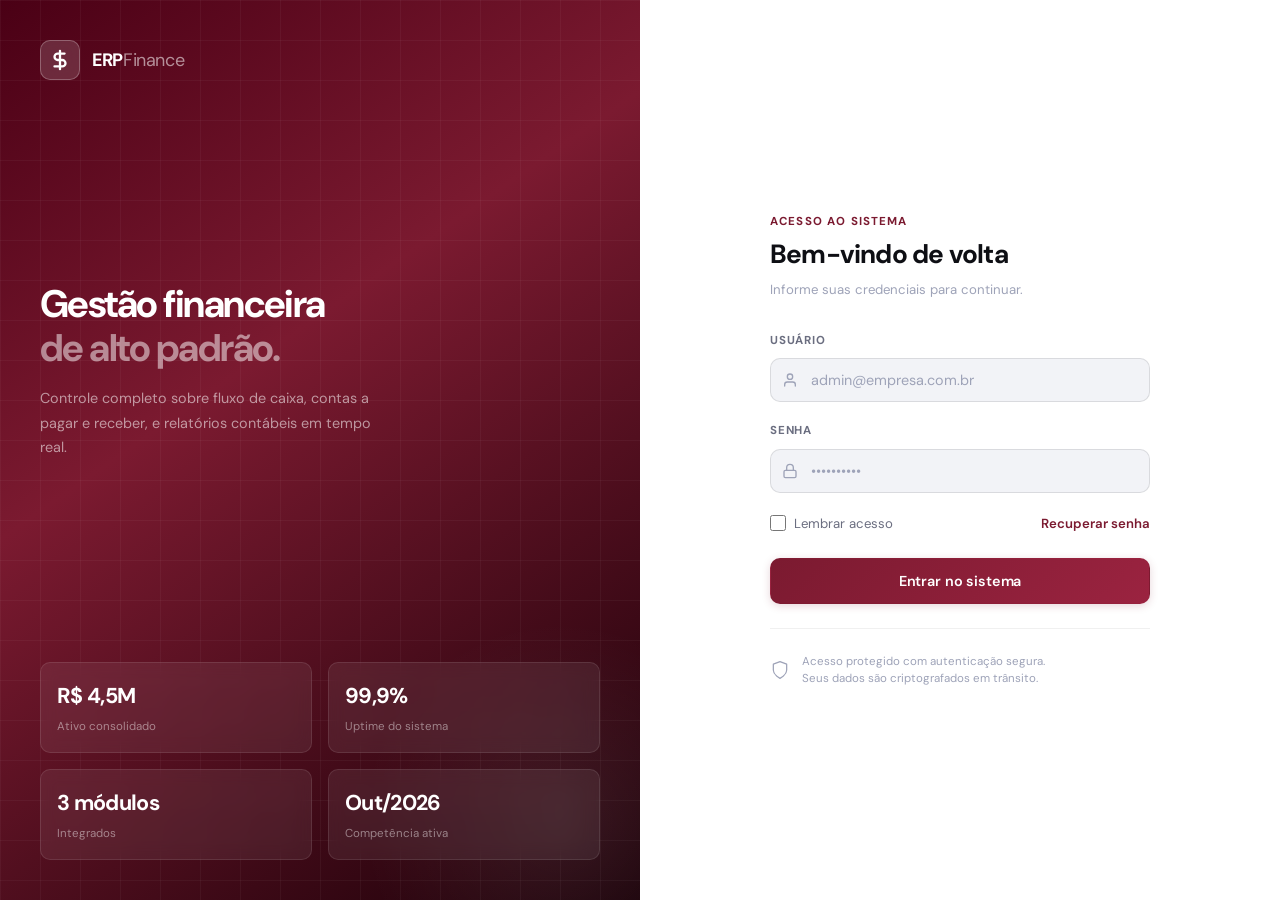
<file: index.html>
<!DOCTYPE html>
<html lang="pt-BR">
<head>
    <meta charset="UTF-8">
    <meta name="viewport" content="width=device-width, initial-scale=1.0">
    <title>Glef - Finance</title>
    <meta http-equiv="refresh" content="0; url=pages/login.html">
    <style>
        body {
            margin: 0;
            background: #0E0F14;
            display: flex;
            justify-content: center;
            align-items: center;
            height: 100vh;
            font-family: 'DM Sans', system-ui, sans-serif;
        }
        .loader {
            width: 36px; height: 36px;
            border: 3px solid rgba(255,255,255,0.08);
            border-top-color: #7B1A30;
            border-radius: 50%;
            animation: spin 0.8s linear infinite;
        }
        @keyframes spin { to { transform: rotate(360deg); } }
    </style>
</head>
<body>
    <div class="loader"></div>
    <script>window.location.replace('./pages/login.html');</script>
</body>
</html>
</file>
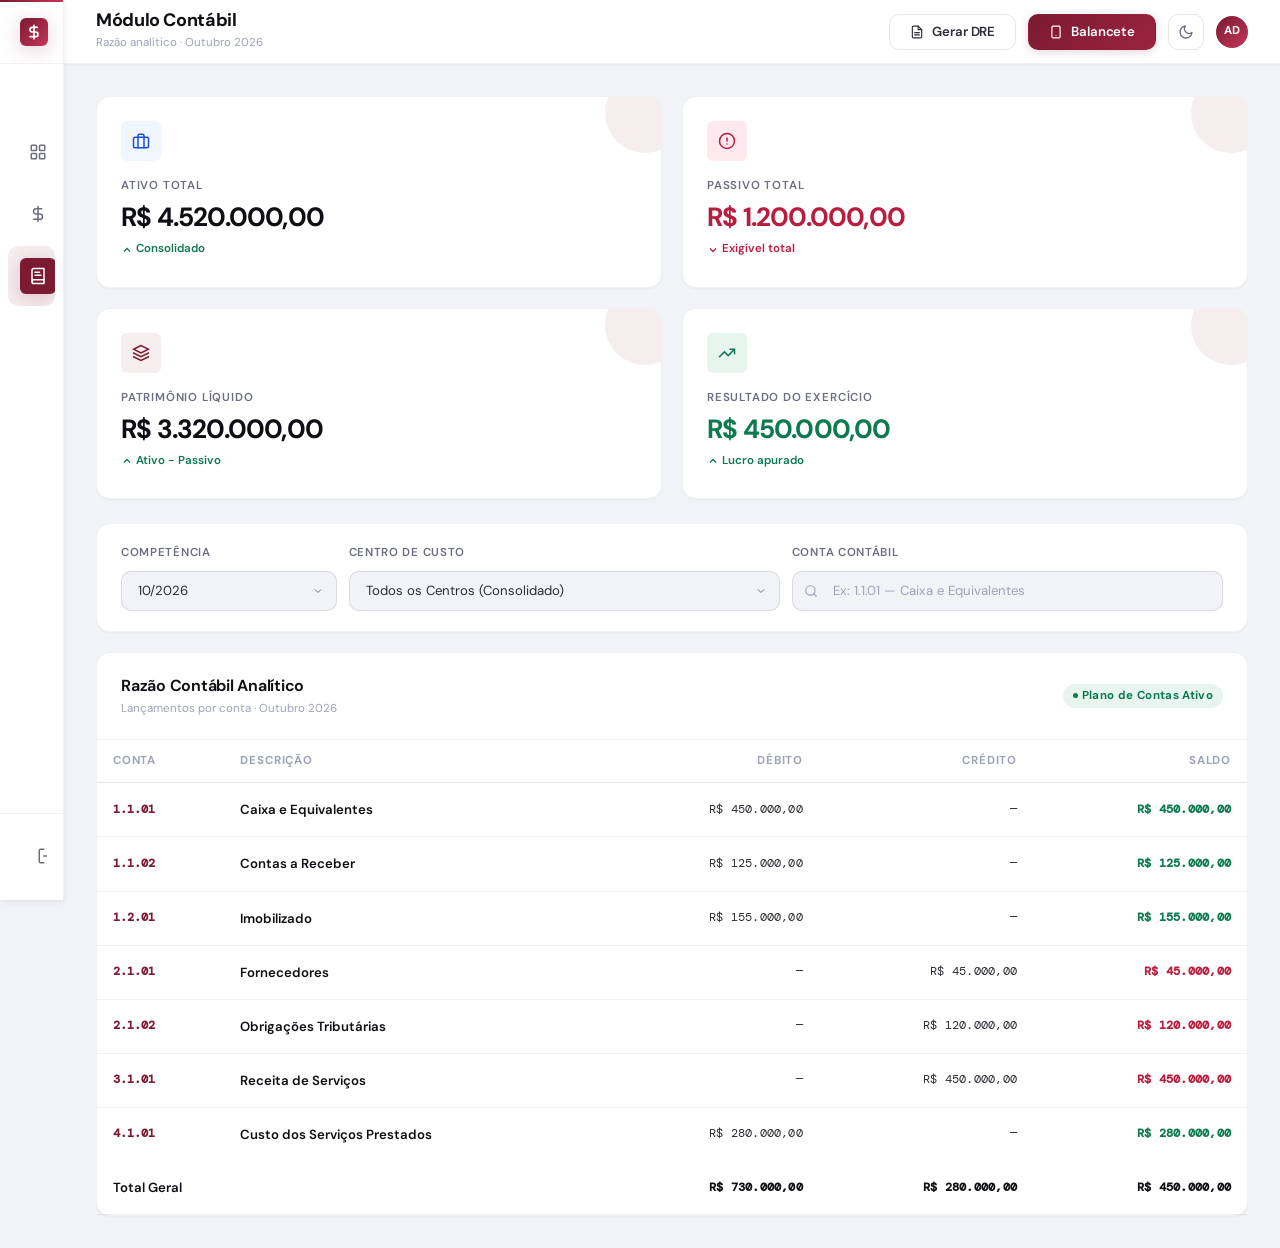
<file: pages/contabil.html>
<!DOCTYPE html>
<html lang="pt-BR" data-theme="light">
<head>
    <meta charset="UTF-8">
    <meta name="viewport" content="width=device-width, initial-scale=1.0">
    <title>Glef - Gestão Contábil</title>
    <link rel="stylesheet" href="../css/global.css">
</head>
<body>

<div class="sidebar-backdrop"></div>

<div class="app-container">

    <!-- ── Sidebar ── -->
    <nav class="sidebar" role="navigation" aria-label="Menu principal">
        <div class="sidebar-header">
            <div class="logo-mark">
                <svg width="16" height="16" viewBox="0 0 24 24" fill="none" stroke="white" stroke-width="2.5" stroke-linecap="round" stroke-linejoin="round">
                    <path d="M12 2v20M17 5H9.5a3.5 3.5 0 0 0 0 7h5a3.5 3.5 0 0 1 0 7H6"/>
                </svg>
            </div>
            <div class="sidebar-brand">
                <strong>Glef-Gestões Inteligentes</strong>
                <span>Contábil</span>
            </div>
        </div>

        <div class="nav-section">
            <div class="nav-group">
                <div class="nav-group-label">Principal</div>
                <ul class="nav-links">
                    <li>
                        <a href="dashboard.html">
                            <span class="nav-icon"><i class="icon-render" data-icon="dash"></i></span>
                            <span class="nav-label">Dashboard</span>
                            <span class="nav-tooltip">Dashboard</span>
                        </a>
                    </li>
                    <li>
                        <a href="financeiro.html">
                            <span class="nav-icon"><i class="icon-render" data-icon="fin"></i></span>
                            <span class="nav-label">Financeiro</span>
                            <span class="nav-tooltip">Financeiro</span>
                        </a>
                    </li>
                    <li>
                        <a href="contabil.html" class="active" aria-current="page">
                            <span class="nav-icon"><i class="icon-render" data-icon="cont"></i></span>
                            <span class="nav-label">Contábil</span>
                            <span class="nav-tooltip">Contábil</span>
                        </a>
                    </li>
                </ul>
            </div>
        </div>

        <div class="sidebar-footer">
            <ul class="nav-links">
                <li>
                    <a href="login.html">
                        <span class="nav-icon"><i class="icon-render" data-icon="logout"></i></span>
                        <span class="nav-label">Sair</span>
                        <span class="nav-tooltip">Sair</span>
                    </a>
                </li>
            </ul>
        </div>
    </nav>

    <!-- ── Conteúdo Principal ── -->
    <div class="main-content">

        <!-- Topbar -->
        <header class="topbar">
            <div style="display:flex;align-items:center;gap:var(--space-4)">
                <button class="btn-icon menu-toggle" aria-label="Abrir menu">
                    <svg width="18" height="18" viewBox="0 0 24 24" fill="none" stroke="currentColor" stroke-width="2" stroke-linecap="round"><line x1="3" y1="6" x2="21" y2="6"/><line x1="3" y1="12" x2="21" y2="12"/><line x1="3" y1="18" x2="21" y2="18"/></svg>
                </button>
                <div class="topbar-left">
                    <h1 class="topbar-title">Módulo Contábil</h1>
                    <p class="topbar-subtitle">Razão analítico · Outubro 2026</p>
                </div>
            </div>
            <div class="topbar-actions">
                <button class="btn btn-outline btn-mobile-hide" id="btn-dre">
                    <svg width="14" height="14" viewBox="0 0 24 24" fill="none" stroke="currentColor" stroke-width="2" stroke-linecap="round"><path d="M14 2H6a2 2 0 0 0-2 2v16a2 2 0 0 0 2 2h12a2 2 0 0 0 2-2V8z"/><polyline points="14 2 14 8 20 8"/><line x1="16" y1="13" x2="8" y2="13"/><line x1="16" y1="17" x2="8" y2="17"/></svg>
                    Gerar DRE
                </button>
                <button class="btn btn-primary">
                    <svg width="14" height="14" viewBox="0 0 24 24" fill="none" stroke="currentColor" stroke-width="2" stroke-linecap="round"><rect x="5" y="2" width="14" height="20" rx="2" ry="2"/><line x1="12" y1="18" x2="12.01" y2="18"/></svg>
                    <span class="btn-mobile-hide">Balancete</span>
                </button>
                <button class="theme-toggle" id="theme-toggle" title="Alternar tema" aria-label="Alternar tema"></button>
                <div class="avatar" title="Administrador">AD</div>
            </div>
        </header>

        <!-- Conteúdo -->
        <main class="page-content">

            <!-- KPIs Contábeis -->
            <div class="kpi-grid animate-in">
                <div class="card kpi-card">
                    <div class="kpi-icon info">
                        <svg width="18" height="18" viewBox="0 0 24 24" fill="none" stroke="currentColor" stroke-width="2" stroke-linecap="round"><rect x="2" y="7" width="20" height="14" rx="2" ry="2"/><path d="M16 21V5a2 2 0 0 0-2-2h-4a2 2 0 0 0-2 2v16"/></svg>
                    </div>
                    <div class="kpi-label">Ativo Total</div>
                    <div class="kpi-value">R$ 4.520.000,00</div>
                    <div class="kpi-delta up">
                        <svg width="12" height="12" viewBox="0 0 24 24" fill="none" stroke="currentColor" stroke-width="2.5"><polyline points="18 15 12 9 6 15"/></svg>
                        Consolidado
                    </div>
                </div>

                <div class="card kpi-card">
                    <div class="kpi-icon danger">
                        <svg width="18" height="18" viewBox="0 0 24 24" fill="none" stroke="currentColor" stroke-width="2" stroke-linecap="round"><circle cx="12" cy="12" r="10"/><line x1="12" y1="8" x2="12" y2="12"/><line x1="12" y1="16" x2="12.01" y2="16"/></svg>
                    </div>
                    <div class="kpi-label">Passivo Total</div>
                    <div class="kpi-value" style="color:var(--color-danger)">R$ 1.200.000,00</div>
                    <div class="kpi-delta down">
                        <svg width="12" height="12" viewBox="0 0 24 24" fill="none" stroke="currentColor" stroke-width="2.5"><polyline points="6 9 12 15 18 9"/></svg>
                        Exigível total
                    </div>
                </div>

                <div class="card kpi-card">
                    <div class="kpi-icon brand">
                        <svg width="18" height="18" viewBox="0 0 24 24" fill="none" stroke="currentColor" stroke-width="2" stroke-linecap="round"><polygon points="12 2 2 7 12 12 22 7 12 2"/><polyline points="2 17 12 22 22 17"/><polyline points="2 12 12 17 22 12"/></svg>
                    </div>
                    <div class="kpi-label">Patrimônio Líquido</div>
                    <div class="kpi-value">R$ 3.320.000,00</div>
                    <div class="kpi-delta up">
                        <svg width="12" height="12" viewBox="0 0 24 24" fill="none" stroke="currentColor" stroke-width="2.5"><polyline points="18 15 12 9 6 15"/></svg>
                        Ativo − Passivo
                    </div>
                </div>

                <div class="card kpi-card">
                    <div class="kpi-icon success">
                        <svg width="18" height="18" viewBox="0 0 24 24" fill="none" stroke="currentColor" stroke-width="2" stroke-linecap="round"><polyline points="22 7 13.5 15.5 8.5 10.5 2 17"/><polyline points="16 7 22 7 22 13"/></svg>
                    </div>
                    <div class="kpi-label">Resultado do Exercício</div>
                    <div class="kpi-value" style="color:var(--color-success)">R$ 450.000,00</div>
                    <div class="kpi-delta up">
                        <svg width="12" height="12" viewBox="0 0 24 24" fill="none" stroke="currentColor" stroke-width="2.5"><polyline points="18 15 12 9 6 15"/></svg>
                        Lucro apurado
                    </div>
                </div>
            </div>

            <!-- Filtros Contábeis -->
            <div class="card animate-in animate-in-delay-1" style="padding:var(--space-5) var(--space-6);margin-bottom:var(--space-5)">
                <div style="display:grid;grid-template-columns:1fr 2fr 2fr;gap:var(--space-3);align-items:end">
                    <div>
                        <label class="filter-label" style="font-size:var(--font-size-xs);font-weight:600;color:var(--text-secondary);text-transform:uppercase;letter-spacing:0.06em;display:block;margin-bottom:var(--space-2)">Competência</label>
                        <select id="filtro-competencia">
                            <option>10/2026</option>
                            <option>09/2026</option>
                            <option>08/2026</option>
                        </select>
                    </div>
                    <div>
                        <label class="filter-label" style="font-size:var(--font-size-xs);font-weight:600;color:var(--text-secondary);text-transform:uppercase;letter-spacing:0.06em;display:block;margin-bottom:var(--space-2)">Centro de Custo</label>
                        <select id="filtro-centro">
                            <option>Todos os Centros (Consolidado)</option>
                            <option>Tecnologia</option>
                            <option>Comercial</option>
                            <option>Tributário</option>
                            <option>Infraestrutura</option>
                        </select>
                    </div>
                    <div>
                        <label class="filter-label" style="font-size:var(--font-size-xs);font-weight:600;color:var(--text-secondary);text-transform:uppercase;letter-spacing:0.06em;display:block;margin-bottom:var(--space-2)">Conta Contábil</label>
                        <div class="input-with-icon">
                            <svg class="input-icon" width="14" height="14" viewBox="0 0 24 24" fill="none" stroke="currentColor" stroke-width="2" stroke-linecap="round"><circle cx="11" cy="11" r="8"/><path d="M21 21l-4.35-4.35"/></svg>
                            <input type="text" id="filtro-conta" placeholder="Ex: 1.1.01 — Caixa e Equivalentes">
                        </div>
                    </div>
                </div>
            </div>

            <!-- Tabela Razão Contábil -->
            <div class="card animate-in animate-in-delay-2">
                <div class="card-header">
                    <div>
                        <div class="card-title">Razão Contábil Analítico</div>
                        <div class="card-subtitle">Lançamentos por conta · Outubro 2026</div>
                    </div>
                    <span class="badge pago">Plano de Contas Ativo</span>
                </div>
                <div class="table-container">
                    <table id="contabil-table">
                        <thead>
                            <tr>
                                <th>Conta</th>
                                <th>Descrição</th>
                                <th style="text-align:right">Débito</th>
                                <th style="text-align:right">Crédito</th>
                                <th style="text-align:right">Saldo</th>
                            </tr>
                        </thead>
                        <tbody id="contabil-tbody">
                            <!-- Preenchido via JS -->
                        </tbody>
                        <tfoot>
                            <tr>
                                <td colspan="2"><strong>Total Geral</strong></td>
                                <td class="text-num" style="text-align:right"><strong>R$ 730.000,00</strong></td>
                                <td class="text-num" style="text-align:right"><strong>R$ 280.000,00</strong></td>
                                <td class="text-num text-success" style="text-align:right"><strong>R$ 450.000,00</strong></td>
                            </tr>
                        </tfoot>
                    </table>
                </div>
            </div>

        </main>
    </div>
</div>

<script src="../js/theme.js"></script>
<script>
    document.querySelector('.menu-toggle')?.addEventListener('click', () => {
        document.querySelector('.sidebar')?.classList.toggle('is-open');
        document.querySelector('.sidebar-backdrop')?.classList.toggle('visible');
    });
    document.querySelector('.sidebar-backdrop')?.addEventListener('click', () => {
        document.querySelector('.sidebar')?.classList.remove('is-open');
        document.querySelector('.sidebar-backdrop')?.classList.remove('visible');
    });

    // Dados mock contábil (preservados)
    const contabilData = [
        { conta: '1.1.01', desc: 'Caixa e Equivalentes',        debito: 450000, credito: 0,       saldo:  450000 },
        { conta: '1.1.02', desc: 'Contas a Receber',            debito: 125000, credito: 0,       saldo:  125000 },
        { conta: '1.2.01', desc: 'Imobilizado',                 debito: 155000, credito: 0,       saldo:  155000 },
        { conta: '2.1.01', desc: 'Fornecedores',                debito: 0,      credito: 45000,   saldo: -45000  },
        { conta: '2.1.02', desc: 'Obrigações Tributárias',      debito: 0,      credito: 120000,  saldo: -120000 },
        { conta: '3.1.01', desc: 'Receita de Serviços',         debito: 0,      credito: 450000,  saldo: -450000 },
        { conta: '4.1.01', desc: 'Custo dos Serviços Prestados',debito: 280000, credito: 0,       saldo:  280000 },
    ];

    const tbody = document.getElementById('contabil-tbody');
    if (tbody) {
        tbody.innerHTML = contabilData.map(item => `
            <tr>
                <td style="font-family:var(--font-mono);font-size:var(--font-size-xs);color:var(--brand);font-weight:600">${item.conta}</td>
                <td><strong>${item.desc}</strong></td>
                <td class="text-num" style="text-align:right">${item.debito > 0 ? formatCurrency(item.debito) : '—'}</td>
                <td class="text-num" style="text-align:right">${item.credito > 0 ? formatCurrency(item.credito) : '—'}</td>
                <td class="text-num ${item.saldo >= 0 ? 'text-success' : 'text-danger'}" style="text-align:right;font-weight:600">
                    ${formatCurrency(Math.abs(item.saldo))}
                </td>
            </tr>
        `).join('');
    }
</script>
</body>
</html>
</file>
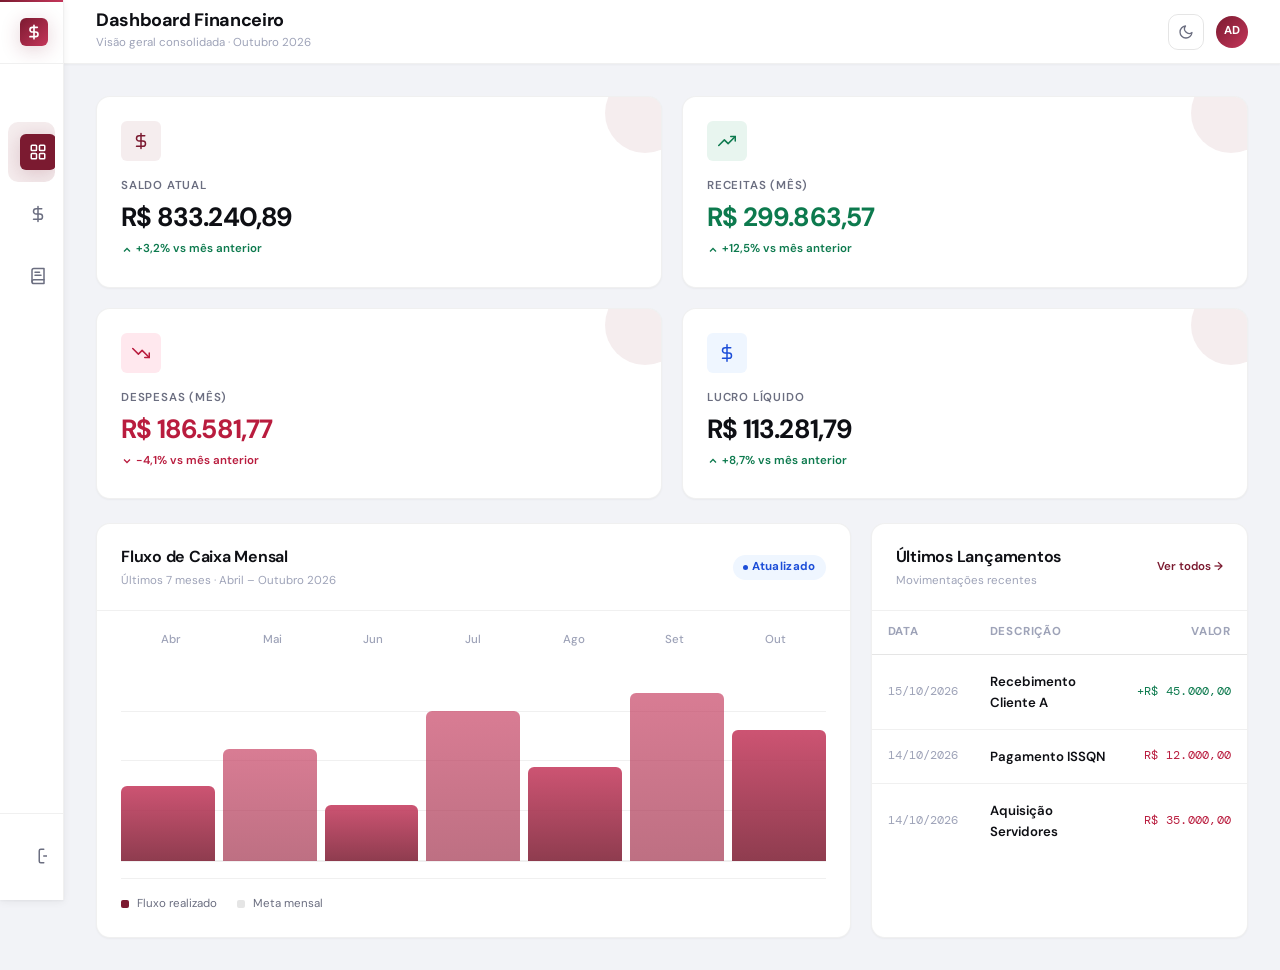
<file: pages/dashboard.html>
<!DOCTYPE html>
<html lang="pt-BR" data-theme="light">
<head>
    <meta charset="UTF-8">
    <meta name="viewport" content="width=device-width, initial-scale=1.0">
    <title>Glef - Dashboard</title>
    <link rel="stylesheet" href="../css/global.css">
    <link rel="stylesheet" href="../css/dashboard.css">
</head>
<body>

<div class="sidebar-backdrop"></div>

<div class="app-container">

    <!-- ── Sidebar ── -->
    <nav class="sidebar" role="navigation" aria-label="Menu principal">
        <div class="sidebar-header">
            <div class="logo-mark">
                <svg width="16" height="16" viewBox="0 0 24 24" fill="none" stroke="white" stroke-width="2.5" stroke-linecap="round" stroke-linejoin="round">
                    <path d="M12 2v20M17 5H9.5a3.5 3.5 0 0 0 0 7h5a3.5 3.5 0 0 1 0 7H6"/>
                </svg>
            </div>
            <div class="sidebar-brand">
                <strong>Glef-Gestões Inteligentes</strong>
                <span>Dashboard</span>
            </div>
        </div>

        <div class="nav-section">
            <div class="nav-group">
                <div class="nav-group-label">Principal</div>
                <ul class="nav-links">
                    <li>
                        <a href="dashboard.html" class="active" aria-current="page">
                            <span class="nav-icon"><i class="icon-render" data-icon="dash"></i></span>
                            <span class="nav-label">Dashboard</span>
                            <span class="nav-tooltip">Dashboard</span>
                        </a>
                    </li>
                    <li>
                        <a href="financeiro.html">
                            <span class="nav-icon"><i class="icon-render" data-icon="fin"></i></span>
                            <span class="nav-label">Financeiro</span>
                            <span class="nav-tooltip">Financeiro</span>
                        </a>
                    </li>
                    <li>
                        <a href="contabil.html">
                            <span class="nav-icon"><i class="icon-render" data-icon="cont"></i></span>
                            <span class="nav-label">Contábil</span>
                            <span class="nav-tooltip">Contábil</span>
                        </a>
                    </li>
                </ul>
            </div>
        </div>

        <div class="sidebar-footer">
            <ul class="nav-links">
                <li>
                    <a href="login.html">
                        <span class="nav-icon"><i class="icon-render" data-icon="logout"></i></span>
                        <span class="nav-label">Sair</span>
                        <span class="nav-tooltip">Sair</span>
                    </a>
                </li>
            </ul>
        </div>
    </nav>

    <!-- ── Conteúdo Principal ── -->
    <div class="main-content">

        <!-- Topbar -->
        <header class="topbar">
            <div style="display:flex;align-items:center;gap:var(--space-4)">
                <button class="btn-icon menu-toggle" aria-label="Abrir menu" id="menu-btn">
                    <svg width="18" height="18" viewBox="0 0 24 24" fill="none" stroke="currentColor" stroke-width="2" stroke-linecap="round"><line x1="3" y1="6" x2="21" y2="6"/><line x1="3" y1="12" x2="21" y2="12"/><line x1="3" y1="18" x2="21" y2="18"/></svg>
                </button>
                <div class="topbar-left">
                    <h1 class="topbar-title">Dashboard Financeiro</h1>
                    <p class="topbar-subtitle">Visão geral consolidada · Outubro 2026</p>
                </div>
            </div>
            <div class="topbar-actions">
                <button class="theme-toggle" id="theme-toggle" title="Alternar tema" aria-label="Alternar tema">
                    <!-- Ícone injetado via JS -->
                </button>
                <div class="avatar" title="Administrador" aria-label="Perfil do usuário">AD</div>
            </div>
        </header>

        <!-- Conteúdo da página -->
        <main class="page-content">

            <!-- KPIs -->
            <div class="kpi-grid">
                <div class="card kpi-card animate-in">
                    <div class="kpi-icon brand">
                        <svg width="18" height="18" viewBox="0 0 24 24" fill="none" stroke="currentColor" stroke-width="2" stroke-linecap="round" stroke-linejoin="round"><path d="M12 2v20M17 5H9.5a3.5 3.5 0 0 0 0 7h5a3.5 3.5 0 0 1 0 7H6"/></svg>
                    </div>
                    <div class="kpi-label">Saldo Atual</div>
                    <div class="kpi-value skeleton" id="kpi-saldo">R$ 0,00</div>
                    <div class="kpi-delta up" style="opacity:0">
                        <svg width="12" height="12" viewBox="0 0 24 24" fill="none" stroke="currentColor" stroke-width="2.5"><polyline points="18 15 12 9 6 15"/></svg>
                        +3,2% vs mês anterior
                    </div>
                </div>

                <div class="card kpi-card animate-in animate-in-delay-1">
                    <div class="kpi-icon success">
                        <svg width="18" height="18" viewBox="0 0 24 24" fill="none" stroke="currentColor" stroke-width="2" stroke-linecap="round" stroke-linejoin="round"><polyline points="23 6 13.5 15.5 8.5 10.5 1 18"/><polyline points="17 6 23 6 23 12"/></svg>
                    </div>
                    <div class="kpi-label">Receitas (Mês)</div>
                    <div class="kpi-value skeleton" id="kpi-receitas" style="color:var(--color-success)">R$ 0,00</div>
                    <div class="kpi-delta up" style="opacity:0">
                        <svg width="12" height="12" viewBox="0 0 24 24" fill="none" stroke="currentColor" stroke-width="2.5"><polyline points="18 15 12 9 6 15"/></svg>
                        +12,5% vs mês anterior
                    </div>
                </div>

                <div class="card kpi-card animate-in animate-in-delay-2">
                    <div class="kpi-icon danger">
                        <svg width="18" height="18" viewBox="0 0 24 24" fill="none" stroke="currentColor" stroke-width="2" stroke-linecap="round" stroke-linejoin="round"><polyline points="23 18 13.5 8.5 8.5 13.5 1 6"/><polyline points="17 18 23 18 23 12"/></svg>
                    </div>
                    <div class="kpi-label">Despesas (Mês)</div>
                    <div class="kpi-value skeleton" id="kpi-despesas" style="color:var(--color-danger)">R$ 0,00</div>
                    <div class="kpi-delta down" style="opacity:0">
                        <svg width="12" height="12" viewBox="0 0 24 24" fill="none" stroke="currentColor" stroke-width="2.5"><polyline points="6 9 12 15 18 9"/></svg>
                        -4,1% vs mês anterior
                    </div>
                </div>

                <div class="card kpi-card animate-in animate-in-delay-3">
                    <div class="kpi-icon info">
                        <svg width="18" height="18" viewBox="0 0 24 24" fill="none" stroke="currentColor" stroke-width="2" stroke-linecap="round" stroke-linejoin="round"><line x1="12" y1="1" x2="12" y2="23"/><path d="M17 5H9.5a3.5 3.5 0 0 0 0 7h5a3.5 3.5 0 0 1 0 7H6"/></svg>
                    </div>
                    <div class="kpi-label">Lucro Líquido</div>
                    <div class="kpi-value skeleton" id="kpi-lucro">R$ 0,00</div>
                    <div class="kpi-delta up" style="opacity:0">
                        <svg width="12" height="12" viewBox="0 0 24 24" fill="none" stroke="currentColor" stroke-width="2.5"><polyline points="18 15 12 9 6 15"/></svg>
                        +8,7% vs mês anterior
                    </div>
                </div>
            </div>

            <!-- Grid principal -->
            <div class="dashboard-grid animate-in animate-in-delay-2">

                <!-- Gráfico -->
                <div class="card">
                    <div class="card-header">
                        <div>
                            <div class="card-title">Fluxo de Caixa Mensal</div>
                            <div class="card-subtitle">Últimos 7 meses · Abril – Outubro 2026</div>
                        </div>
                        <span class="badge info">Atualizado</span>
                    </div>
                    <div class="chart-wrapper">
                        <div class="chart-labels" id="chart-months"></div>
                        <div class="mock-chart skeleton" id="chart-fluxo"></div>
                        <div class="chart-legend">
                            <div class="legend-item">
                                <div class="legend-dot" style="background:var(--brand)"></div>
                                Fluxo realizado
                            </div>
                            <div class="legend-item">
                                <div class="legend-dot" style="background:var(--border-medium)"></div>
                                Meta mensal
                            </div>
                        </div>
                    </div>
                </div>

                <!-- Últimos Lançamentos -->
                <div class="card">
                    <div class="card-header">
                        <div>
                            <div class="card-title">Últimos Lançamentos</div>
                            <div class="card-subtitle">Movimentações recentes</div>
                        </div>
                        <a href="financeiro.html" style="font-size:var(--font-size-xs);color:var(--brand);font-weight:600;">
                            Ver todos →
                        </a>
                    </div>
                    <div class="table-container">
                        <table class="dash-table">
                            <thead>
                                <tr>
                                    <th>Data</th>
                                    <th>Descrição</th>
                                    <th style="text-align:right">Valor</th>
                                </tr>
                            </thead>
                            <tbody id="dash-table-body">
                                <tr>
                                    <td class="skeleton" style="width:70px">00/00</td>
                                    <td class="skeleton">Carregando dados...</td>
                                    <td class="skeleton text-num">R$ 0,00</td>
                                </tr>
                                <tr>
                                    <td class="skeleton" style="width:70px">00/00</td>
                                    <td class="skeleton">Carregando dados...</td>
                                    <td class="skeleton text-num">R$ 0,00</td>
                                </tr>
                                <tr>
                                    <td class="skeleton" style="width:70px">00/00</td>
                                    <td class="skeleton">Carregando dados...</td>
                                    <td class="skeleton text-num">R$ 0,00</td>
                                </tr>
                            </tbody>
                        </table>
                    </div>
                </div>

            </div>

        </main>
    </div>
</div>

<script src="../js/theme.js"></script>
<script>
    // Conectar menu toggle ao sidebar
    document.getElementById('menu-btn')?.addEventListener('click', () => {
        document.querySelector('.sidebar')?.classList.toggle('is-open');
        document.querySelector('.sidebar-backdrop')?.classList.toggle('visible');
    });
</script>
<script src="../js/dashboard.js"></script>
</body>
</html>
</file>
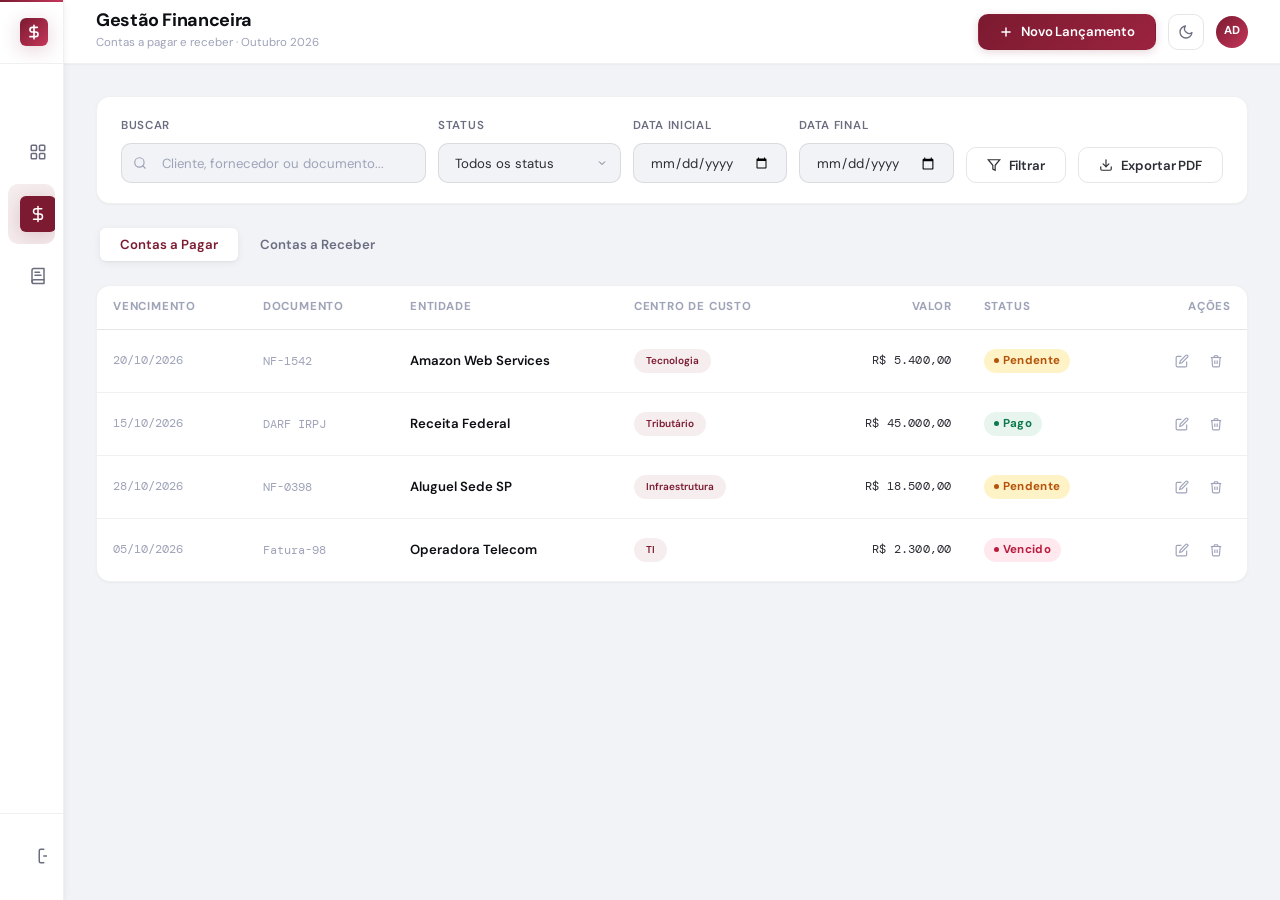
<file: pages/financeiro.html>
<!DOCTYPE html>
<html lang="pt-BR" data-theme="light">
<head>
    <meta charset="UTF-8">
    <meta name="viewport" content="width=device-width, initial-scale=1.0">
    <title>Glef-Gestão Financeiro</title>
    <link rel="stylesheet" href="../css/global.css">
    <link rel="stylesheet" href="../css/financeiro.css">
</head>
<body>

<div class="sidebar-backdrop"></div>

<div class="app-container">

    <!-- ── Sidebar ── -->
    <nav class="sidebar" role="navigation" aria-label="Menu principal">
        <div class="sidebar-header">
            <div class="logo-mark">
                <svg width="16" height="16" viewBox="0 0 24 24" fill="none" stroke="white" stroke-width="2.5" stroke-linecap="round" stroke-linejoin="round">
                    <path d="M12 2v20M17 5H9.5a3.5 3.5 0 0 0 0 7h5a3.5 3.5 0 0 1 0 7H6"/>
                </svg>
            </div>
            <div class="sidebar-brand">
                <strong>Glef-Gestões Inteligentes</strong>
                <span>Financeiro</span>
            </div>
        </div>

        <div class="nav-section">
            <div class="nav-group">
                <div class="nav-group-label">Principal</div>
                <ul class="nav-links">
                    <li>
                        <a href="dashboard.html">
                            <span class="nav-icon"><i class="icon-render" data-icon="dash"></i></span>
                            <span class="nav-label">Dashboard</span>
                            <span class="nav-tooltip">Dashboard</span>
                        </a>
                    </li>
                    <li>
                        <a href="financeiro.html" class="active" aria-current="page">
                            <span class="nav-icon"><i class="icon-render" data-icon="fin"></i></span>
                            <span class="nav-label">Financeiro</span>
                            <span class="nav-tooltip">Financeiro</span>
                        </a>
                    </li>
                    <li>
                        <a href="contabil.html">
                            <span class="nav-icon"><i class="icon-render" data-icon="cont"></i></span>
                            <span class="nav-label">Contábil</span>
                            <span class="nav-tooltip">Contábil</span>
                        </a>
                    </li>
                </ul>
            </div>
        </div>

        <div class="sidebar-footer">
            <ul class="nav-links">
                <li>
                    <a href="login.html">
                        <span class="nav-icon"><i class="icon-render" data-icon="logout"></i></span>
                        <span class="nav-label">Sair</span>
                        <span class="nav-tooltip">Sair</span>
                    </a>
                </li>
            </ul>
        </div>
    </nav>

    <!-- ── Conteúdo Principal ── -->
    <div class="main-content">

        <!-- Topbar -->
        <header class="topbar">
            <div style="display:flex;align-items:center;gap:var(--space-4)">
                <button class="btn-icon menu-toggle" aria-label="Abrir menu">
                    <svg width="18" height="18" viewBox="0 0 24 24" fill="none" stroke="currentColor" stroke-width="2" stroke-linecap="round"><line x1="3" y1="6" x2="21" y2="6"/><line x1="3" y1="12" x2="21" y2="12"/><line x1="3" y1="18" x2="21" y2="18"/></svg>
                </button>
                <div class="topbar-left">
                    <h1 class="topbar-title">Gestão Financeira</h1>
                    <p class="topbar-subtitle">Contas a pagar e receber · Outubro 2026</p>
                </div>
            </div>
            <div class="topbar-actions">
                <button class="btn btn-primary" id="btn-novo">
                    <svg width="14" height="14" viewBox="0 0 24 24" fill="none" stroke="currentColor" stroke-width="2.5" stroke-linecap="round"><line x1="12" y1="5" x2="12" y2="19"/><line x1="5" y1="12" x2="19" y2="12"/></svg>
                    <span class="btn-mobile-hide">Novo Lançamento</span>
                </button>
                <button class="theme-toggle" id="theme-toggle" title="Alternar tema" aria-label="Alternar tema"></button>
                <div class="avatar" title="Administrador">AD</div>
            </div>
        </header>

        <!-- Conteúdo -->
        <main class="page-content">

            <!-- Filtros -->
            <div class="card filter-card animate-in">
                <div class="filter-grid">
                    <div>
                        <label class="filter-label">Buscar</label>
                        <div class="input-with-icon">
                            <svg class="input-icon" width="14" height="14" viewBox="0 0 24 24" fill="none" stroke="currentColor" stroke-width="2" stroke-linecap="round"><circle cx="11" cy="11" r="8"/><path d="M21 21l-4.35-4.35"/></svg>
                            <input type="text" id="search-nome" placeholder="Cliente, fornecedor ou documento...">
                        </div>
                    </div>
                    <div>
                        <label class="filter-label">Status</label>
                        <select id="filtro-status">
                            <option value="">Todos os status</option>
                            <option value="Pago">Pago</option>
                            <option value="Pendente">Pendente</option>
                            <option value="Vencido">Vencido</option>
                        </select>
                    </div>
                    <div>
                        <label class="filter-label">Data inicial</label>
                        <input type="date" id="data-inicio" title="Data Inicial">
                    </div>
                    <div>
                        <label class="filter-label">Data final</label>
                        <input type="date" id="data-fim" title="Data Final">
                    </div>
                    <div style="display:flex;align-items:flex-end">
                        <button class="btn btn-outline" id="btn-filtrar" style="width:100%">
                            <svg width="14" height="14" viewBox="0 0 24 24" fill="none" stroke="currentColor" stroke-width="2" stroke-linecap="round"><polygon points="22 3 2 3 10 12.46 10 19 14 21 14 12.46 22 3"/></svg>
                            Filtrar
                        </button>
                    </div>
                    <div style="display:flex;align-items:flex-end">
                        <button class="btn btn-outline" id="btn-export" style="width:100%">
                            <svg width="14" height="14" viewBox="0 0 24 24" fill="none" stroke="currentColor" stroke-width="2" stroke-linecap="round"><path d="M21 15v4a2 2 0 0 1-2 2H5a2 2 0 0 1-2-2v-4"/><polyline points="7 10 12 15 17 10"/><line x1="12" y1="15" x2="12" y2="3"/></svg>
                            Exportar PDF
                        </button>
                    </div>
                </div>
            </div>

            <!-- Tabs -->
            <div class="tabs animate-in animate-in-delay-1">
                <button class="tab-btn active" data-tab="pagar">
                    Contas a Pagar
                </button>
                <button class="tab-btn" data-tab="receber">
                    Contas a Receber
                </button>
            </div>

            <!-- Tabela -->
            <div class="card animate-in animate-in-delay-2">
                <div class="table-container">
                    <table id="finance-table">
                        <thead>
                            <tr>
                                <th>Vencimento</th>
                                <th>Documento</th>
                                <th>Entidade</th>
                                <th>Centro de Custo</th>
                                <th style="text-align:right">Valor</th>
                                <th>Status</th>
                                <th style="text-align:right">Ações</th>
                            </tr>
                        </thead>
                        <tbody id="finance-tbody">
                            <!-- Preenchido via JS -->
                        </tbody>
                    </table>
                </div>
            </div>

        </main>
    </div>
</div>

<script src="../js/theme.js"></script>
<script>
    document.querySelector('.menu-toggle')?.addEventListener('click', () => {
        document.querySelector('.sidebar')?.classList.toggle('is-open');
        document.querySelector('.sidebar-backdrop')?.classList.toggle('visible');
    });
    document.querySelector('.sidebar-backdrop')?.addEventListener('click', () => {
        document.querySelector('.sidebar')?.classList.remove('is-open');
        document.querySelector('.sidebar-backdrop')?.classList.remove('visible');
    });
</script>
<script src="../js/financeiro.js"></script>
</body>
</html>
</file>
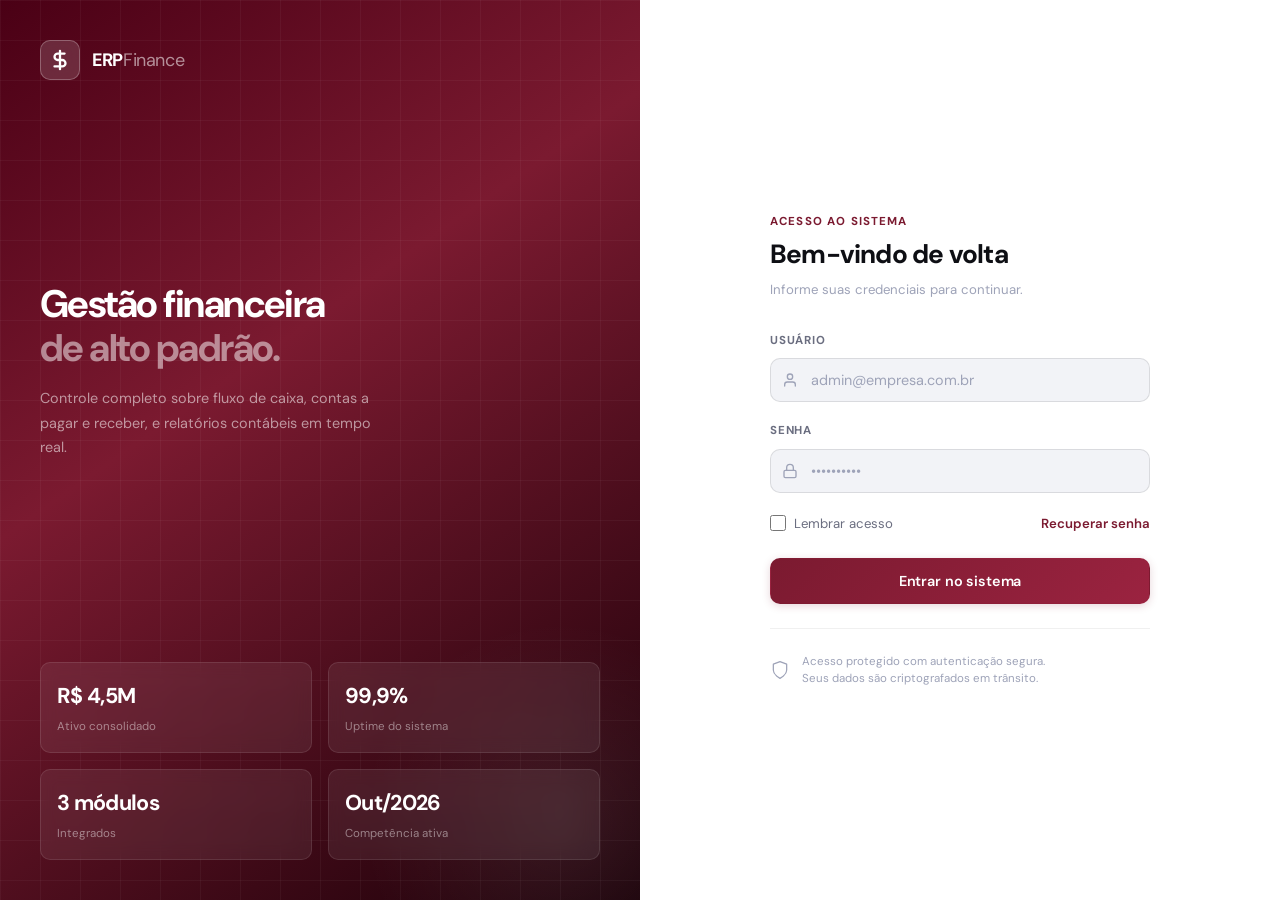
<file: pages/login.html>
<!DOCTYPE html>
<html lang="pt-BR" data-theme="light">
<head>
    <meta charset="UTF-8">
    <meta name="viewport" content="width=device-width, initial-scale=1.0">
    <title>Glef - Login</title>
    <link rel="stylesheet" href="../css/global.css">
    <link rel="stylesheet" href="../css/login.css">
</head>
<body class="login-page">

<div class="login-layout">

    <!-- ── Painel Decorativo Esquerdo ── -->
    <div class="login-panel">
        <div class="panel-logo">
            <div class="panel-logo-mark">
                <svg width="22" height="22" viewBox="0 0 24 24" fill="none" stroke="white" stroke-width="2.5" stroke-linecap="round" stroke-linejoin="round">
                    <path d="M12 2v20M17 5H9.5a3.5 3.5 0 0 0 0 7h5a3.5 3.5 0 0 1 0 7H6"/>
                </svg>
            </div>
            <span class="panel-logo-text">ERP<span>Finance</span></span>
        </div>

        <div class="panel-content">
            <h1 class="panel-headline">
                Gestão financeira<br>
                <em>de alto padrão.</em>
            </h1>
            <p class="panel-desc">
                Controle completo sobre fluxo de caixa, contas a pagar e receber,
                e relatórios contábeis em tempo real.
            </p>
        </div>

        <div class="panel-stats">
            <div class="panel-stat">
                <div class="panel-stat-value">R$ 4,5M</div>
                <div class="panel-stat-label">Ativo consolidado</div>
            </div>
            <div class="panel-stat">
                <div class="panel-stat-value">99,9%</div>
                <div class="panel-stat-label">Uptime do sistema</div>
            </div>
            <div class="panel-stat">
                <div class="panel-stat-value">3 módulos</div>
                <div class="panel-stat-label">Integrados</div>
            </div>
            <div class="panel-stat">
                <div class="panel-stat-value">Out/2026</div>
                <div class="panel-stat-label">Competência ativa</div>
            </div>
        </div>
    </div>

    <!-- ── Área do Formulário ── -->
    <div class="login-form-area">
        <div class="login-box">

            <p class="login-eyebrow">Acesso ao sistema</p>
            <h2 class="login-title">Bem-vindo de volta</h2>
            <p class="login-subtitle">Informe suas credenciais para continuar.</p>

            <form id="login-form" novalidate>
                <div class="login-fields">
                    <div class="login-input-group">
                        <label for="username">Usuário</label>
                        <div class="input-with-icon">
                            <svg class="input-icon" width="16" height="16" viewBox="0 0 24 24" fill="none" stroke="currentColor" stroke-width="2" stroke-linecap="round" stroke-linejoin="round">
                                <path d="M20 21v-2a4 4 0 0 0-4-4H8a4 4 0 0 0-4 4v2"/>
                                <circle cx="12" cy="7" r="4"/>
                            </svg>
                            <input
                                type="text"
                                id="username"
                                required
                                placeholder="admin@empresa.com.br"
                                autocomplete="username"
                            >
                        </div>
                    </div>

                    <div class="login-input-group">
                        <label for="password">Senha</label>
                        <div class="input-with-icon">
                            <svg class="input-icon" width="16" height="16" viewBox="0 0 24 24" fill="none" stroke="currentColor" stroke-width="2" stroke-linecap="round" stroke-linejoin="round">
                                <rect x="3" y="11" width="18" height="11" rx="2" ry="2"/>
                                <path d="M7 11V7a5 5 0 0 1 10 0v4"/>
                            </svg>
                            <input
                                type="password"
                                id="password"
                                required
                                placeholder="••••••••••"
                                autocomplete="current-password"
                            >
                        </div>
                    </div>
                </div>

                <div class="login-options">
                    <label class="checkbox-container">
                        <input type="checkbox" id="remember">
                        Lembrar acesso
                    </label>
                    <a href="#" class="forgot-pwd">Recuperar senha</a>
                </div>

                <button type="submit" class="btn btn-primary btn-login" id="btn-submit">
                    Entrar no sistema
                </button>
            </form>

            <div class="login-footer">
                <svg width="20" height="20" viewBox="0 0 24 24" fill="none" stroke="currentColor" stroke-width="1.5" stroke-linecap="round" stroke-linejoin="round" style="color:var(--text-muted);flex-shrink:0">
                    <path d="M12 22s8-4 8-10V5l-8-3-8 3v7c0 6 8 10 8 10z"/>
                </svg>
                <p class="login-footer-text">
                    Acesso protegido com autenticação segura.<br>
                    Seus dados são criptografados em trânsito.
                </p>
            </div>

        </div>
    </div>

</div>

<script src="../js/theme.js"></script>
<script src="../js/login.js"></script>
</body>
</html>
</file>
<file: css/global.css>
/* ═══════════════════════════════════════════════════════════════
   ERP Finance — Design System Global
   Versão Modernizada | Luxury Fintech Aesthetic
   ═══════════════════════════════════════════════════════════════ */

@import url('https://fonts.googleapis.com/css2?family=DM+Sans:ital,opsz,wght@0,9..40,300;0,9..40,400;0,9..40,500;0,9..40,600;0,9..40,700;1,9..40,300&family=DM+Mono:wght@400;500&display=swap');

/* ── 1. TOKENS DE DESIGN ─────────────────────────────────────── */
:root {
    /* Paleta Principal — Tema Claro */
    --bg-canvas:        #F2F3F7;
    --bg-surface:       #FFFFFF;
    --bg-surface-hover: #F8F8FB;
    --bg-elevated:      #FFFFFF;

    /* Bordeaux Premium */
    --brand:            #7B1A30;
    --brand-mid:        #9B2340;
    --brand-light:      #C4365A;
    --brand-muted:      rgba(123, 26, 48, 0.08);
    --brand-glow:       rgba(123, 26, 48, 0.18);

    /* Texto */
    --text-title:       #0E0F14;
    --text-body:        #2C2D35;
    --text-secondary:   #6B6E80;
    --text-muted:       #9EA3B8;
    --text-inverse:     #FFFFFF;

    /* Semânticas */
    --color-success:    #0D7A4E;
    --color-success-bg: #E8F5EF;
    --color-warning:    #B45309;
    --color-warning-bg: #FEF3C7;
    --color-danger:     #B91C3E;
    --color-danger-bg:  #FFE8EE;
    --color-info:       #1D4ED8;
    --color-info-bg:    #EFF6FF;

    /* Bordas */
    --border-soft:      rgba(0,0,0,0.06);
    --border-medium:    rgba(0,0,0,0.10);
    --border-strong:    rgba(0,0,0,0.16);

    /* Sombras refinadas */
    --shadow-xs:        0 1px 2px rgba(14,15,20,0.04);
    --shadow-sm:        0 2px 8px rgba(14,15,20,0.06), 0 1px 2px rgba(14,15,20,0.04);
    --shadow-md:        0 4px 16px rgba(14,15,20,0.08), 0 2px 4px rgba(14,15,20,0.04);
    --shadow-lg:        0 8px 32px rgba(14,15,20,0.10), 0 2px 8px rgba(14,15,20,0.06);
    --shadow-brand:     0 4px 20px rgba(123,26,48,0.20);

    /* Geometria */
    --radius-xs:  4px;
    --radius-sm:  6px;
    --radius-md:  10px;
    --radius-lg:  14px;
    --radius-xl:  20px;
    --radius-pill:9999px;

    /* Espaçamento base 4px */
    --space-1:  4px;
    --space-2:  8px;
    --space-3:  12px;
    --space-4:  16px;
    --space-5:  20px;
    --space-6:  24px;
    --space-8:  32px;
    --space-10: 40px;
    --space-12: 48px;

    /* Tipografia */
    --font-sans:  'DM Sans', system-ui, sans-serif;
    --font-mono:  'DM Mono', 'Courier New', monospace;
    --font-size-xs:   0.72rem;
    --font-size-sm:   0.825rem;
    --font-size-base: 0.9rem;
    --font-size-md:   1rem;
    --font-size-lg:   1.125rem;
    --font-size-xl:   1.35rem;
    --font-size-2xl:  1.65rem;
    --font-size-3xl:  2rem;

    /* Sidebar */
    --sidebar-collapsed: 64px;
    --sidebar-expanded:  240px;

    /* Transições */
    --ease-out:    cubic-bezier(0.16, 1, 0.3, 1);
    --ease-in-out: cubic-bezier(0.4, 0, 0.2, 1);
    --duration-fast:   150ms;
    --duration-base:   240ms;
    --duration-slow:   360ms;
    --transition:  all var(--duration-base) var(--ease-in-out);
}

/* Tema Escuro */
[data-theme="dark"] {
    --bg-canvas:        #0C0D11;
    --bg-surface:       #141519;
    --bg-surface-hover: #1C1D24;
    --bg-elevated:      #1C1D24;

    --brand:            #C4365A;
    --brand-mid:        #D94D6E;
    --brand-light:      #E8708A;
    --brand-muted:      rgba(196, 54, 90, 0.12);
    --brand-glow:       rgba(196, 54, 90, 0.22);

    --text-title:       #F0F1F7;
    --text-body:        #C8CAD8;
    --text-secondary:   #8B8FA8;
    --text-muted:       #5A5E72;
    --text-inverse:     #0C0D11;

    --color-success:    #34D399;
    --color-success-bg: rgba(52,211,153,0.10);
    --color-warning:    #FBBF24;
    --color-warning-bg: rgba(251,191,36,0.10);
    --color-danger:     #F87171;
    --color-danger-bg:  rgba(248,113,113,0.10);
    --color-info:       #60A5FA;
    --color-info-bg:    rgba(96,165,250,0.10);

    --border-soft:      rgba(255,255,255,0.05);
    --border-medium:    rgba(255,255,255,0.08);
    --border-strong:    rgba(255,255,255,0.14);

    --shadow-xs:        0 1px 2px rgba(0,0,0,0.20);
    --shadow-sm:        0 2px 8px rgba(0,0,0,0.30), 0 1px 2px rgba(0,0,0,0.20);
    --shadow-md:        0 4px 16px rgba(0,0,0,0.35), 0 2px 4px rgba(0,0,0,0.20);
    --shadow-lg:        0 8px 32px rgba(0,0,0,0.40), 0 2px 8px rgba(0,0,0,0.25);
    --shadow-brand:     0 4px 20px rgba(196,54,90,0.28);
}

/* ── 2. RESET LIMPO ──────────────────────────────────────────── */
*, *::before, *::after {
    margin: 0; padding: 0;
    box-sizing: border-box;
    -webkit-font-smoothing: antialiased;
    -moz-osx-font-smoothing: grayscale;
}

html { font-size: 16px; scroll-behavior: smooth; }

body {
    font-family: var(--font-sans);
    font-size: var(--font-size-base);
    color: var(--text-body);
    background-color: var(--bg-canvas);
    line-height: 1.6;
    transition: background-color var(--duration-slow) var(--ease-in-out),
                color var(--duration-slow) var(--ease-in-out);
    overflow-x: hidden;
}

img, svg { display: block; max-width: 100%; }
a { color: inherit; text-decoration: none; }
button { font-family: var(--font-sans); cursor: pointer; }
ul, ol { list-style: none; }

/* ── 3. SCROLLBAR ────────────────────────────────────────────── */
::-webkit-scrollbar { width: 5px; height: 5px; }
::-webkit-scrollbar-track { background: transparent; }
::-webkit-scrollbar-thumb {
    background: var(--border-strong);
    border-radius: var(--radius-pill);
}
::-webkit-scrollbar-thumb:hover { background: var(--brand); }

/* ── 4. LAYOUT PRINCIPAL ─────────────────────────────────────── */
.app-container {
    display: flex;
    min-height: 100vh;
}

/* ── 5. SIDEBAR ──────────────────────────────────────────────── */
.sidebar {
    width: var(--sidebar-collapsed);
    background: var(--bg-surface);
    border-right: 1px solid var(--border-soft);
    display: flex;
    flex-direction: column;
    position: fixed;
    top: 0; left: 0;
    height: 100vh;
    z-index: 200;
    overflow: hidden;
    transition: width var(--duration-slow) var(--ease-out);
    box-shadow: var(--shadow-sm);
}

.sidebar:hover,
.sidebar.is-expanded {
    width: var(--sidebar-expanded);
    box-shadow: var(--shadow-lg);
}

/* Linha decorativa brand no topo */
.sidebar::before {
    content: '';
    position: absolute;
    top: 0; left: 0; right: 0;
    height: 2px;
    background: linear-gradient(90deg, var(--brand), var(--brand-light));
}

.sidebar-header {
    height: 64px;
    display: flex;
    align-items: center;
    padding: 0 var(--space-5);
    border-bottom: 1px solid var(--border-soft);
    flex-shrink: 0;
    gap: var(--space-3);
    overflow: hidden;
}

.logo-mark {
    width: 28px; height: 28px;
    background: linear-gradient(135deg, var(--brand), var(--brand-light));
    border-radius: var(--radius-sm);
    flex-shrink: 0;
    display: flex;
    align-items: center;
    justify-content: center;
    box-shadow: var(--shadow-brand);
}

.logo-mark svg { color: #fff; }

.sidebar-brand {
    opacity: 0;
    white-space: nowrap;
    transition: opacity var(--duration-fast) var(--ease-in-out);
    overflow: hidden;
}

.sidebar-brand strong {
    display: block;
    font-size: var(--font-size-sm);
    font-weight: 700;
    color: var(--text-title);
    letter-spacing: -0.01em;
    line-height: 1.2;
}

.sidebar-brand span {
    font-size: var(--font-size-xs);
    color: var(--text-muted);
    font-weight: 400;
    letter-spacing: 0.04em;
    text-transform: uppercase;
}

.sidebar:hover .sidebar-brand,
.sidebar.is-expanded .sidebar-brand { opacity: 1; transition-delay: 80ms; }

/* Nav */
.nav-section {
    flex: 1;
    padding: var(--space-4) 0;
    overflow-y: auto;
    overflow-x: hidden;
}

.nav-group {
    margin-bottom: var(--space-2);
}

.nav-group-label {
    font-size: var(--font-size-xs);
    font-weight: 600;
    color: var(--text-muted);
    letter-spacing: 0.08em;
    text-transform: uppercase;
    padding: var(--space-3) var(--space-5);
    white-space: nowrap;
    opacity: 0;
    transition: opacity var(--duration-fast);
}

.sidebar:hover .nav-group-label,
.sidebar.is-expanded .nav-group-label { opacity: 1; transition-delay: 60ms; }

.nav-links { padding: 0 var(--space-2); }

.nav-links li { margin-bottom: 2px; }

.nav-links a {
    display: flex;
    align-items: center;
    gap: var(--space-3);
    padding: var(--space-3) var(--space-3);
    border-radius: var(--radius-md);
    color: var(--text-secondary);
    font-size: var(--font-size-sm);
    font-weight: 500;
    white-space: nowrap;
    transition: all var(--duration-fast) var(--ease-in-out);
    position: relative;
    overflow: hidden;
}

.nav-links a .nav-icon {
    width: 36px; height: 36px;
    display: flex;
    align-items: center;
    justify-content: center;
    border-radius: var(--radius-sm);
    flex-shrink: 0;
    transition: all var(--duration-fast) var(--ease-in-out);
    background: transparent;
}

.nav-links a .nav-label {
    opacity: 0;
    transition: opacity var(--duration-fast) var(--ease-in-out);
    flex: 1;
}

.sidebar:hover .nav-links a .nav-label,
.sidebar.is-expanded .nav-links a .nav-label {
    opacity: 1;
    transition-delay: 60ms;
}

.nav-links a:hover {
    color: var(--text-title);
    background: var(--bg-surface-hover);
}

.nav-links a:hover .nav-icon {
    background: var(--brand-muted);
    color: var(--brand);
}

.nav-links a.active {
    color: var(--brand);
    background: var(--brand-muted);
    font-weight: 600;
}

.nav-links a.active .nav-icon {
    background: var(--brand);
    color: #fff;
    box-shadow: var(--shadow-brand);
}

/* Tooltip quando collapsed */
.nav-links a .nav-tooltip {
    position: absolute;
    left: calc(var(--sidebar-collapsed) + 8px);
    background: var(--text-title);
    color: var(--text-inverse);
    font-size: var(--font-size-xs);
    padding: var(--space-1) var(--space-3);
    border-radius: var(--radius-sm);
    white-space: nowrap;
    opacity: 0;
    pointer-events: none;
    transition: opacity var(--duration-fast);
    z-index: 300;
}

.nav-links a .nav-tooltip::before {
    content: '';
    position: absolute;
    left: -4px; top: 50%;
    transform: translateY(-50%);
    border: 4px solid transparent;
    border-right-color: var(--text-title);
    border-left: 0;
}

.sidebar:not(:hover):not(.is-expanded) .nav-links a:hover .nav-tooltip {
    opacity: 1;
}

/* Seção inferior da sidebar */
.sidebar-footer {
    padding: var(--space-3) var(--space-2);
    border-top: 1px solid var(--border-soft);
    flex-shrink: 0;
}

/* ── 6. CONTEÚDO PRINCIPAL ───────────────────────────────────── */
.main-content {
    flex: 1;
    margin-left: var(--sidebar-collapsed);
    min-height: 100vh;
    transition: margin-left var(--duration-slow) var(--ease-out);
    display: flex;
    flex-direction: column;
}

/* Topbar */
.topbar {
    height: 64px;
    background: var(--bg-surface);
    border-bottom: 1px solid var(--border-soft);
    display: flex;
    align-items: center;
    justify-content: space-between;
    padding: 0 var(--space-8);
    position: sticky;
    top: 0;
    z-index: 100;
    box-shadow: var(--shadow-xs);
}

.topbar-left {
    display: flex;
    flex-direction: column;
    gap: 2px;
}

.topbar-title {
    font-size: var(--font-size-lg);
    font-weight: 700;
    color: var(--text-title);
    letter-spacing: -0.02em;
    line-height: 1.2;
}

.topbar-subtitle {
    font-size: var(--font-size-xs);
    color: var(--text-muted);
    font-weight: 400;
}

.topbar-actions {
    display: flex;
    align-items: center;
    gap: var(--space-3);
}

/* Page Content */
.page-content {
    flex: 1;
    padding: var(--space-8);
}

/* ── 7. CARDS ────────────────────────────────────────────────── */
.card {
    background: var(--bg-surface);
    border-radius: var(--radius-lg);
    border: 1px solid var(--border-soft);
    box-shadow: var(--shadow-xs);
    transition: box-shadow var(--duration-fast) var(--ease-in-out);
}

.card:hover { box-shadow: var(--shadow-sm); }

.card-header {
    padding: var(--space-5) var(--space-6);
    border-bottom: 1px solid var(--border-soft);
    display: flex;
    align-items: center;
    justify-content: space-between;
    gap: var(--space-4);
}

.card-title {
    font-size: var(--font-size-md);
    font-weight: 650;
    color: var(--text-title);
    letter-spacing: -0.015em;
}

.card-subtitle {
    font-size: var(--font-size-xs);
    color: var(--text-muted);
    margin-top: 2px;
}

.card-body { padding: var(--space-6); }

/* ── 8. KPI CARDS ────────────────────────────────────────────── */
.kpi-grid {
    display: grid;
    grid-template-columns: repeat(4, 1fr);
    gap: var(--space-5);
    margin-bottom: var(--space-6);
}

.kpi-card {
    padding: var(--space-6);
    position: relative;
    overflow: hidden;
    transition: all var(--duration-base) var(--ease-out);
}

.kpi-card:hover {
    transform: translateY(-2px);
    box-shadow: var(--shadow-md);
}

.kpi-card::after {
    content: '';
    position: absolute;
    top: 0; right: 0;
    width: 80px; height: 80px;
    background: var(--brand-muted);
    border-radius: 50%;
    transform: translate(30%, -30%);
    transition: transform var(--duration-slow) var(--ease-out);
}

.kpi-card:hover::after {
    transform: translate(20%, -20%) scale(1.2);
}

.kpi-icon {
    width: 40px; height: 40px;
    border-radius: var(--radius-sm);
    display: flex;
    align-items: center;
    justify-content: center;
    margin-bottom: var(--space-4);
    position: relative;
    z-index: 1;
}

.kpi-icon.success { background: var(--color-success-bg); color: var(--color-success); }
.kpi-icon.danger  { background: var(--color-danger-bg);  color: var(--color-danger);  }
.kpi-icon.brand   { background: var(--brand-muted);       color: var(--brand);          }
.kpi-icon.warning { background: var(--color-warning-bg); color: var(--color-warning); }
.kpi-icon.info    { background: var(--color-info-bg);    color: var(--color-info);    }

.kpi-label {
    font-size: var(--font-size-xs);
    font-weight: 600;
    color: var(--text-secondary);
    text-transform: uppercase;
    letter-spacing: 0.07em;
    margin-bottom: var(--space-2);
    position: relative;
    z-index: 1;
}

.kpi-value {
    font-size: var(--font-size-2xl);
    font-weight: 700;
    color: var(--text-title);
    letter-spacing: -0.03em;
    line-height: 1.1;
    font-feature-settings: 'tnum';
    position: relative;
    z-index: 1;
}

.kpi-delta {
    display: inline-flex;
    align-items: center;
    gap: 3px;
    font-size: var(--font-size-xs);
    font-weight: 600;
    margin-top: var(--space-2);
    position: relative;
    z-index: 1;
}

.kpi-delta.up   { color: var(--color-success); }
.kpi-delta.down { color: var(--color-danger); }

/* ── 9. BOTÕES ───────────────────────────────────────────────── */
.btn {
    display: inline-flex;
    align-items: center;
    justify-content: center;
    gap: var(--space-2);
    padding: var(--space-2) var(--space-5);
    height: 36px;
    font-family: var(--font-sans);
    font-size: var(--font-size-sm);
    font-weight: 600;
    letter-spacing: -0.01em;
    border-radius: var(--radius-md);
    border: 1px solid transparent;
    cursor: pointer;
    transition: all var(--duration-fast) var(--ease-in-out);
    white-space: nowrap;
    position: relative;
    overflow: hidden;
}

.btn::before {
    content: '';
    position: absolute;
    inset: 0;
    background: rgba(255,255,255,0);
    transition: background var(--duration-fast);
}

.btn:hover::before { background: rgba(255,255,255,0.12); }
.btn:active { transform: scale(0.97); }

/* Primary */
.btn-primary {
    background: linear-gradient(135deg, var(--brand) 0%, var(--brand-mid) 100%);
    color: #fff;
    box-shadow: 0 2px 8px var(--brand-glow);
    border-color: transparent;
}

.btn-primary:hover {
    box-shadow: 0 4px 16px var(--brand-glow);
    transform: translateY(-1px);
}

/* Alias retrocompatível */
.btn:not(.btn-outline):not(.btn-ghost):not(.btn-danger):not(.btn-success):not(.btn-icon) {
    background: linear-gradient(135deg, var(--brand) 0%, var(--brand-mid) 100%);
    color: #fff;
    box-shadow: 0 2px 8px var(--brand-glow);
}
.btn:not(.btn-outline):not(.btn-ghost):not(.btn-danger):not(.btn-success):not(.btn-icon):hover {
    box-shadow: 0 4px 16px var(--brand-glow);
    transform: translateY(-1px);
}

/* Outline */
.btn-outline {
    background: transparent;
    border-color: var(--border-medium);
    color: var(--text-body);
}

.btn-outline:hover {
    border-color: var(--brand);
    color: var(--brand);
    background: var(--brand-muted);
}

/* Ghost */
.btn-ghost {
    background: transparent;
    border-color: transparent;
    color: var(--text-secondary);
}

.btn-ghost:hover {
    background: var(--bg-surface-hover);
    color: var(--text-title);
}

/* Danger */
.btn-danger {
    background: var(--color-danger-bg);
    color: var(--color-danger);
    border-color: transparent;
}
.btn-danger:hover {
    background: var(--color-danger);
    color: #fff;
}

/* Success */
.btn-success {
    background: var(--color-success-bg);
    color: var(--color-success);
    border-color: transparent;
}
.btn-success:hover {
    background: var(--color-success);
    color: #fff;
}

/* Icon */
.btn-icon {
    padding: 0;
    width: 36px;
    background: transparent;
    border-color: var(--border-soft);
    color: var(--text-secondary);
}
.btn-icon:hover {
    border-color: var(--brand);
    color: var(--brand);
    background: var(--brand-muted);
}

/* Tamanho grande */
.btn-lg {
    height: 44px;
    padding: var(--space-3) var(--space-6);
    font-size: var(--font-size-md);
    border-radius: var(--radius-md);
}

/* Theme Toggle */
.theme-toggle {
    width: 36px; height: 36px;
    border-radius: var(--radius-md);
    border: 1px solid var(--border-medium);
    background: transparent;
    color: var(--text-secondary);
    display: flex;
    align-items: center;
    justify-content: center;
    cursor: pointer;
    transition: all var(--duration-fast) var(--ease-in-out);
}

.theme-toggle:hover {
    border-color: var(--brand);
    color: var(--brand);
    background: var(--brand-muted);
}

/* ── 10. INPUTS & FORMS ──────────────────────────────────────── */
.input-group { display: flex; flex-direction: column; gap: var(--space-2); }

.input-label {
    font-size: var(--font-size-xs);
    font-weight: 600;
    color: var(--text-secondary);
    text-transform: uppercase;
    letter-spacing: 0.06em;
}

input[type="text"],
input[type="email"],
input[type="password"],
input[type="date"],
input[type="number"],
select,
textarea {
    width: 100%;
    height: 40px;
    padding: 0 var(--space-4);
    font-family: var(--font-sans);
    font-size: var(--font-size-sm);
    font-weight: 400;
    color: var(--text-body);
    background: var(--bg-canvas);
    border: 1px solid var(--border-medium);
    border-radius: var(--radius-md);
    outline: none;
    transition: all var(--duration-fast) var(--ease-in-out);
    -webkit-appearance: none;
    appearance: none;
}

select {
    background-image: url("data:image/svg+xml,%3Csvg xmlns='http://www.w3.org/2000/svg' width='12' height='12' viewBox='0 0 24 24' fill='none' stroke='%236B6E80' stroke-width='2'%3E%3Cpath d='M6 9l6 6 6-6'/%3E%3C/svg%3E");
    background-repeat: no-repeat;
    background-position: right 12px center;
    padding-right: 36px;
    cursor: pointer;
}

input:focus, select:focus, textarea:focus {
    border-color: var(--brand);
    background: var(--bg-surface);
    box-shadow: 0 0 0 3px var(--brand-muted);
}

input::placeholder { color: var(--text-muted); }

textarea { height: auto; padding: var(--space-3) var(--space-4); resize: vertical; }

/* Input com ícone */
.input-with-icon { position: relative; }
.input-with-icon input { padding-left: 40px; }
.input-with-icon .input-icon {
    position: absolute;
    left: 12px; top: 50%;
    transform: translateY(-50%);
    color: var(--text-muted);
    pointer-events: none;
}

/* ── 11. TABELAS ─────────────────────────────────────────────── */
.table-container { overflow-x: auto; }

table {
    width: 100%;
    border-collapse: collapse;
    font-size: var(--font-size-sm);
}

thead tr {
    border-bottom: 1px solid var(--border-medium);
}

th {
    padding: var(--space-3) var(--space-4);
    text-align: left;
    font-size: var(--font-size-xs);
    font-weight: 700;
    color: var(--text-muted);
    letter-spacing: 0.07em;
    text-transform: uppercase;
    white-space: nowrap;
    background: transparent;
}

td {
    padding: var(--space-4);
    color: var(--text-body);
    border-bottom: 1px solid var(--border-soft);
    vertical-align: middle;
}

td strong {
    color: var(--text-title);
    font-weight: 600;
}

tbody tr {
    transition: background var(--duration-fast);
}

tbody tr:hover {
    background: var(--bg-surface-hover);
}

tbody tr:last-child td {
    border-bottom: none;
}

/* Coluna numérica */
.text-num {
    font-family: var(--font-mono);
    font-size: var(--font-size-xs);
    letter-spacing: 0.02em;
    text-align: right;
}

/* ── 12. BADGES ──────────────────────────────────────────────── */
.badge {
    display: inline-flex;
    align-items: center;
    gap: var(--space-1);
    padding: 3px 10px;
    border-radius: var(--radius-pill);
    font-size: var(--font-size-xs);
    font-weight: 700;
    letter-spacing: 0.03em;
    white-space: nowrap;
}

.badge::before {
    content: '';
    width: 5px; height: 5px;
    border-radius: 50%;
    background: currentColor;
    flex-shrink: 0;
}

.badge.pago     { background: var(--color-success-bg); color: var(--color-success); }
.badge.pendente { background: var(--color-warning-bg); color: var(--color-warning); }
.badge.vencido  { background: var(--color-danger-bg);  color: var(--color-danger);  }
.badge.info     { background: var(--color-info-bg);    color: var(--color-info);    }

/* ── 13. TABS ────────────────────────────────────────────────── */
.tabs {
    display: flex;
    gap: 2px;
    padding: var(--space-1);
    background: var(--bg-canvas);
    border-radius: var(--radius-md);
    width: fit-content;
    margin-bottom: var(--space-5);
}

.tab-btn {
    padding: var(--space-2) var(--space-5);
    border-radius: var(--radius-sm);
    border: none;
    background: transparent;
    font-size: var(--font-size-sm);
    font-weight: 600;
    color: var(--text-secondary);
    cursor: pointer;
    transition: all var(--duration-fast) var(--ease-in-out);
    white-space: nowrap;
}

.tab-btn:hover { color: var(--text-title); background: var(--bg-surface); }

.tab-btn.active {
    background: var(--bg-surface);
    color: var(--brand);
    box-shadow: var(--shadow-sm);
}

/* ── 14. AÇÕES DE TABELA ─────────────────────────────────────── */
.action-btn {
    width: 30px; height: 30px;
    display: inline-flex;
    align-items: center;
    justify-content: center;
    border-radius: var(--radius-sm);
    border: 1px solid transparent;
    background: transparent;
    color: var(--text-muted);
    font-size: 14px;
    cursor: pointer;
    transition: all var(--duration-fast) var(--ease-in-out);
}

.action-btn:hover {
    border-color: var(--brand);
    color: var(--brand);
    background: var(--brand-muted);
}

.action-btn.delete:hover {
    border-color: var(--color-danger);
    color: var(--color-danger);
    background: var(--color-danger-bg);
}

/* ── 15. SKELETON ────────────────────────────────────────────── */
.skeleton {
    position: relative;
    overflow: hidden;
    color: transparent !important;
    background: var(--border-soft);
    border-radius: var(--radius-xs);
    pointer-events: none;
    user-select: none;
}

.skeleton::after {
    content: '';
    position: absolute;
    inset: 0;
    background: linear-gradient(
        90deg,
        transparent 25%,
        rgba(255,255,255,0.15) 50%,
        transparent 75%
    );
    background-size: 200% 100%;
    animation: shimmer 1.6s infinite;
}

[data-theme="dark"] .skeleton::after {
    background: linear-gradient(
        90deg,
        transparent 25%,
        rgba(255,255,255,0.05) 50%,
        transparent 75%
    );
    background-size: 200% 100%;
}

@keyframes shimmer {
    0%   { background-position: 200% 0; }
    100% { background-position: -200% 0; }
}

/* ── 16. SECTION HEADER ──────────────────────────────────────── */
.section-header {
    display: flex;
    align-items: center;
    justify-content: space-between;
    gap: var(--space-4);
    margin-bottom: var(--space-5);
}

.section-title {
    font-size: var(--font-size-md);
    font-weight: 700;
    color: var(--text-title);
    letter-spacing: -0.02em;
}

.section-subtitle {
    font-size: var(--font-size-xs);
    color: var(--text-muted);
    margin-top: 2px;
}

/* ── 17. DIVIDER ─────────────────────────────────────────────── */
.divider {
    height: 1px;
    background: var(--border-soft);
    margin: var(--space-6) 0;
}

/* ── 18. EMPTY STATE ─────────────────────────────────────────── */
.empty-state {
    display: flex;
    flex-direction: column;
    align-items: center;
    justify-content: center;
    gap: var(--space-3);
    padding: var(--space-12) var(--space-6);
    text-align: center;
    color: var(--text-muted);
}

.empty-state svg { opacity: 0.4; }
.empty-state p { font-size: var(--font-size-sm); }

/* ── 19. CHIP (filtros ativos) ───────────────────────────────── */
.chip {
    display: inline-flex;
    align-items: center;
    gap: var(--space-2);
    padding: var(--space-1) var(--space-3);
    background: var(--brand-muted);
    color: var(--brand);
    border-radius: var(--radius-pill);
    font-size: var(--font-size-xs);
    font-weight: 600;
}

/* ── 20. AVATAR ──────────────────────────────────────────────── */
.avatar {
    width: 32px; height: 32px;
    background: linear-gradient(135deg, var(--brand), var(--brand-light));
    border-radius: 50%;
    display: flex;
    align-items: center;
    justify-content: center;
    color: #fff;
    font-size: var(--font-size-xs);
    font-weight: 700;
    flex-shrink: 0;
    letter-spacing: 0.03em;
}

/* ── 21. CHECKBOX ────────────────────────────────────────────── */
.checkbox-container {
    display: flex;
    align-items: center;
    gap: var(--space-2);
    cursor: pointer;
    font-size: var(--font-size-sm);
    color: var(--text-secondary);
    user-select: none;
}

.checkbox-container input[type="checkbox"] {
    width: 16px;
    height: 16px;
    min-height: 16px;
    border-radius: var(--radius-xs);
    accent-color: var(--brand);
    cursor: pointer;
}

/* ── 22. RESPONSIVIDADE ──────────────────────────────────────── */
@media (max-width: 1280px) {
    .kpi-grid { grid-template-columns: repeat(2, 1fr); }
}

@media (max-width: 1024px) {
    .page-content { padding: var(--space-6); }
    .topbar { padding: 0 var(--space-6); }
}

@media (max-width: 768px) {
    /* Sidebar overlay no mobile */
    .sidebar {
        transform: translateX(-100%);
        width: var(--sidebar-expanded) !important;
        box-shadow: none;
    }

    .sidebar.is-open {
        transform: translateX(0);
        box-shadow: var(--shadow-lg);
    }

    /* Overlay backdrop */
    .sidebar-backdrop {
        display: none;
        position: fixed;
        inset: 0;
        background: rgba(0,0,0,0.4);
        z-index: 199;
    }

    .sidebar-backdrop.visible { display: block; }

    .main-content { margin-left: 0 !important; }

    .topbar { padding: 0 var(--space-5); }
    .page-content { padding: var(--space-5); }

    .kpi-grid { grid-template-columns: 1fr 1fr; gap: var(--space-3); }

    .btn-mobile-hide { display: none; }

    /* Mostrar botão hamburger */
    .menu-toggle { display: flex !important; }

    .topbar-subtitle { display: none; }
}

@media (max-width: 480px) {
    .kpi-grid { grid-template-columns: 1fr; }
    .kpi-value { font-size: var(--font-size-xl); }
    .page-content { padding: var(--space-4); }
    .topbar { height: 56px; }
    .sidebar { height: 100dvh; }
}

/* ── 23. UTILIDADES ──────────────────────────────────────────── */
.text-success { color: var(--color-success); }
.text-danger  { color: var(--color-danger);  }
.text-warning { color: var(--color-warning); }
.text-muted   { color: var(--text-muted);    }
.text-brand   { color: var(--brand);         }

.fw-600 { font-weight: 600; }
.fw-700 { font-weight: 700; }

.flex         { display: flex; }
.flex-center  { display: flex; align-items: center; }
.flex-between { display: flex; align-items: center; justify-content: space-between; }
.gap-2 { gap: var(--space-2); }
.gap-3 { gap: var(--space-3); }
.gap-4 { gap: var(--space-4); }

/* Menu toggle - escondido no desktop */
.menu-toggle { display: none; }

/* ── 24. ANIMAÇÕES DE ENTRADA ────────────────────────────────── */
@keyframes fadeInUp {
    from { opacity: 0; transform: translateY(10px); }
    to   { opacity: 1; transform: translateY(0); }
}

@keyframes fadeIn {
    from { opacity: 0; }
    to   { opacity: 1; }
}

.animate-in {
    animation: fadeInUp var(--duration-slow) var(--ease-out) both;
}

.animate-in-delay-1 { animation-delay: 80ms; }
.animate-in-delay-2 { animation-delay: 160ms; }
.animate-in-delay-3 { animation-delay: 240ms; }
.animate-in-delay-4 { animation-delay: 320ms; }
</file>
<file: css/dashboard.css>
/* ═══════════════════════════════════════════════════════════════
   Dashboard — Estilos Específicos
   ═══════════════════════════════════════════════════════════════ */

/* ── Grid principal do dashboard ────────────────────────────── */
.dashboard-grid {
    display: grid;
    grid-template-columns: 2fr 1fr;
    gap: var(--space-5);
}

/* ── Gráfico de barras (CSS-only) ────────────────────────────── */
.chart-wrapper {
    padding: var(--space-6);
    padding-top: var(--space-5);
}

.chart-labels {
    display: flex;
    justify-content: space-between;
    margin-bottom: var(--space-3);
}

.chart-label {
    font-size: var(--font-size-xs);
    color: var(--text-muted);
    font-weight: 500;
    flex: 1;
    text-align: center;
}

.mock-chart {
    height: 200px;
    display: flex;
    align-items: flex-end;
    gap: var(--space-2);
    padding-top: var(--space-3);
    border-bottom: 1px solid var(--border-soft);
    position: relative;
}

/* Linhas de grade sutis */
.mock-chart::before {
    content: '';
    position: absolute;
    inset: 0;
    background-image: repeating-linear-gradient(
        to bottom,
        transparent,
        transparent calc(25% - 1px),
        var(--border-soft) calc(25% - 1px),
        var(--border-soft) 25%
    );
    pointer-events: none;
}

.bar {
    flex: 1;
    border-radius: var(--radius-sm) var(--radius-sm) 0 0;
    position: relative;
    transition: opacity var(--duration-fast), height 0.8s var(--ease-out);
    cursor: pointer;
    min-width: 0;
    background: linear-gradient(to top, var(--brand), var(--brand-light));
    opacity: 0.85;
}

.bar:hover { opacity: 1; }

/* Tooltip das barras */
.bar::after {
    content: attr(data-val);
    position: absolute;
    top: -30px;
    left: 50%;
    transform: translateX(-50%);
    background: var(--text-title);
    color: var(--text-inverse);
    padding: 3px 8px;
    border-radius: var(--radius-xs);
    font-size: var(--font-size-xs);
    font-weight: 600;
    white-space: nowrap;
    opacity: 0;
    pointer-events: none;
    transition: opacity var(--duration-fast);
    z-index: 10;
    font-family: var(--font-mono);
}

.bar:hover::after { opacity: 1; }

/* Barras pares com tom diferente para alternância */
.bar:nth-child(even) {
    background: linear-gradient(to top, var(--brand-mid), var(--brand-light));
    opacity: 0.65;
}

.bar:nth-child(even):hover { opacity: 1; }

/* Legenda do gráfico */
.chart-legend {
    display: flex;
    align-items: center;
    gap: var(--space-5);
    margin-top: var(--space-4);
    padding-top: var(--space-4);
    border-top: 1px solid var(--border-soft);
}

.legend-item {
    display: flex;
    align-items: center;
    gap: var(--space-2);
    font-size: var(--font-size-xs);
    color: var(--text-secondary);
}

.legend-dot {
    width: 8px; height: 8px;
    border-radius: 2px;
    flex-shrink: 0;
}

/* ── Tabela de últimos lançamentos ───────────────────────────── */
.dash-table td:last-child {
    font-family: var(--font-mono);
    font-size: var(--font-size-xs);
    text-align: right;
    white-space: nowrap;
}

/* ── Percentual de variação ──────────────────────────────────── */
.pct-pill {
    display: inline-flex;
    align-items: center;
    gap: 3px;
    font-size: 10px;
    font-weight: 700;
    padding: 2px 7px;
    border-radius: var(--radius-pill);
}

.pct-pill.up { background: var(--color-success-bg); color: var(--color-success); }
.pct-pill.down { background: var(--color-danger-bg); color: var(--color-danger); }

/* ── Responsive ──────────────────────────────────────────────── */
@media (max-width: 1024px) {
    .dashboard-grid { grid-template-columns: 1fr; }
}

@media (max-width: 640px) {
    .mock-chart { height: 140px; }
    .chart-legend { flex-wrap: wrap; gap: var(--space-3); }
}
</file>
<file: css/financeiro.css>
/* ═══════════════════════════════════════════════════════════════
   Financeiro — Estilos Específicos
   ═══════════════════════════════════════════════════════════════ */

/* ── Filtros ─────────────────────────────────────────────────── */
.filter-card {
    padding: var(--space-5) var(--space-6);
    margin-bottom: var(--space-5);
}

.filter-grid {
    display: grid;
    grid-template-columns: 2fr 1.2fr 1fr 1fr auto auto;
    gap: var(--space-3);
    align-items: end;
}

.filter-label {
    display: block;
    font-size: var(--font-size-xs);
    font-weight: 600;
    color: var(--text-secondary);
    text-transform: uppercase;
    letter-spacing: 0.06em;
    margin-bottom: var(--space-2);
}

/* ── Valor positivo / negativo na tabela ─────────────────────── */
.val-positive { color: var(--color-success); }
.val-negative { color: var(--color-danger); }

/* ── Total row ───────────────────────────────────────────────── */
tfoot td {
    padding: var(--space-4);
    font-weight: 700;
    font-size: var(--font-size-sm);
    color: var(--text-title);
    border-top: 2px solid var(--border-medium);
    background: var(--bg-surface-hover);
}

/* ── Responsive filtros ──────────────────────────────────────── */
@media (max-width: 1200px) {
    .filter-grid {
        grid-template-columns: 1fr 1fr 1fr;
    }
    .filter-grid .btn { width: 100%; }
}

@media (max-width: 768px) {
    .filter-grid {
        grid-template-columns: 1fr 1fr;
    }
}

@media (max-width: 480px) {
    .filter-grid { grid-template-columns: 1fr; }
}
</file>
<file: css/login.css>
/* ═══════════════════════════════════════════════════════════════
   Login — Estilos Específicos
   ═══════════════════════════════════════════════════════════════ */

body.login-page {
    overflow: hidden;
}

.login-layout {
    display: grid;
    grid-template-columns: 1fr 1fr;
    min-height: 100vh;
}

/* ── Painel esquerdo — decorativo ────────────────────────────── */
.login-panel {
    background: linear-gradient(145deg, #4A0015 0%, var(--brand) 40%, #1A0008 100%);
    position: relative;
    overflow: hidden;
    display: flex;
    flex-direction: column;
    justify-content: space-between;
    padding: var(--space-10);
}

/* Malha geométrica de fundo */
.login-panel::before {
    content: '';
    position: absolute;
    inset: 0;
    background-image:
        linear-gradient(rgba(255,255,255,0.04) 1px, transparent 1px),
        linear-gradient(90deg, rgba(255,255,255,0.04) 1px, transparent 1px);
    background-size: 40px 40px;
}

/* Círculo decorativo */
.login-panel::after {
    content: '';
    position: absolute;
    bottom: -120px;
    right: -120px;
    width: 400px; height: 400px;
    border-radius: 50%;
    background: radial-gradient(circle, rgba(255,255,255,0.08) 0%, transparent 70%);
}

.panel-logo {
    display: flex;
    align-items: center;
    gap: var(--space-3);
    position: relative;
    z-index: 1;
}

.panel-logo-mark {
    width: 40px; height: 40px;
    background: rgba(255,255,255,0.15);
    border: 1px solid rgba(255,255,255,0.25);
    border-radius: var(--radius-md);
    display: flex;
    align-items: center;
    justify-content: center;
    backdrop-filter: blur(8px);
}

.panel-logo-text {
    font-size: var(--font-size-lg);
    font-weight: 700;
    color: #fff;
    letter-spacing: -0.02em;
}

.panel-logo-text span {
    color: rgba(255,255,255,0.55);
    font-weight: 400;
}

.panel-content {
    position: relative;
    z-index: 1;
}

.panel-headline {
    font-size: 2.4rem;
    font-weight: 700;
    color: #fff;
    letter-spacing: -0.04em;
    line-height: 1.15;
    margin-bottom: var(--space-4);
}

.panel-headline em {
    font-style: normal;
    color: rgba(255,255,255,0.5);
}

.panel-desc {
    font-size: var(--font-size-base);
    color: rgba(255,255,255,0.55);
    line-height: 1.7;
    max-width: 340px;
}

.panel-stats {
    display: grid;
    grid-template-columns: 1fr 1fr;
    gap: var(--space-4);
    position: relative;
    z-index: 1;
}

.panel-stat {
    background: rgba(255,255,255,0.07);
    border: 1px solid rgba(255,255,255,0.10);
    border-radius: var(--radius-md);
    padding: var(--space-4);
    backdrop-filter: blur(8px);
}

.panel-stat-value {
    font-size: var(--font-size-xl);
    font-weight: 700;
    color: #fff;
    letter-spacing: -0.03em;
    font-feature-settings: 'tnum';
}

.panel-stat-label {
    font-size: var(--font-size-xs);
    color: rgba(255,255,255,0.45);
    margin-top: var(--space-1);
}

/* ── Painel direito — formulário ─────────────────────────────── */
.login-form-area {
    background: var(--bg-surface);
    display: flex;
    align-items: center;
    justify-content: center;
    padding: var(--space-10);
}

.login-box {
    width: 100%;
    max-width: 380px;
    animation: fadeInUp var(--duration-slow) var(--ease-out) both;
}

.login-eyebrow {
    font-size: var(--font-size-xs);
    font-weight: 700;
    text-transform: uppercase;
    letter-spacing: 0.10em;
    color: var(--brand);
    margin-bottom: var(--space-2);
}

.login-title {
    font-size: var(--font-size-2xl);
    font-weight: 700;
    color: var(--text-title);
    letter-spacing: -0.03em;
    line-height: 1.2;
    margin-bottom: var(--space-2);
}

.login-subtitle {
    font-size: var(--font-size-sm);
    color: var(--text-muted);
    margin-bottom: var(--space-8);
}

.login-fields {
    display: flex;
    flex-direction: column;
    gap: var(--space-5);
    margin-bottom: var(--space-5);
}

.login-input-group { display: flex; flex-direction: column; gap: var(--space-2); }

.login-input-group label {
    font-size: var(--font-size-xs);
    font-weight: 700;
    color: var(--text-secondary);
    text-transform: uppercase;
    letter-spacing: 0.07em;
}

.login-input-group input {
    height: 44px;
    font-size: var(--font-size-base);
    border-radius: var(--radius-md);
}

.login-options {
    display: flex;
    align-items: center;
    justify-content: space-between;
    margin-bottom: var(--space-6);
}

.forgot-pwd {
    font-size: var(--font-size-sm);
    font-weight: 600;
    color: var(--brand);
    transition: opacity var(--duration-fast);
}

.forgot-pwd:hover { opacity: 0.75; }

.btn-login {
    width: 100%;
    height: 46px;
    font-size: var(--font-size-base);
    border-radius: var(--radius-md);
    letter-spacing: -0.01em;
}

.login-footer {
    margin-top: var(--space-6);
    padding-top: var(--space-6);
    border-top: 1px solid var(--border-soft);
    display: flex;
    align-items: center;
    gap: var(--space-3);
}

.login-footer-text {
    font-size: var(--font-size-xs);
    color: var(--text-muted);
    flex: 1;
    line-height: 1.5;
}

/* ── Responsivo ──────────────────────────────────────────────── */
@media (max-width: 900px) {
    .login-layout { grid-template-columns: 1fr; }
    .login-panel { display: none; }
    .login-form-area { padding: var(--space-6); }
    body.login-page { overflow: auto; }
}

@media (max-width: 480px) {
    .login-form-area { padding: var(--space-5) var(--space-4); }
}
</file>
